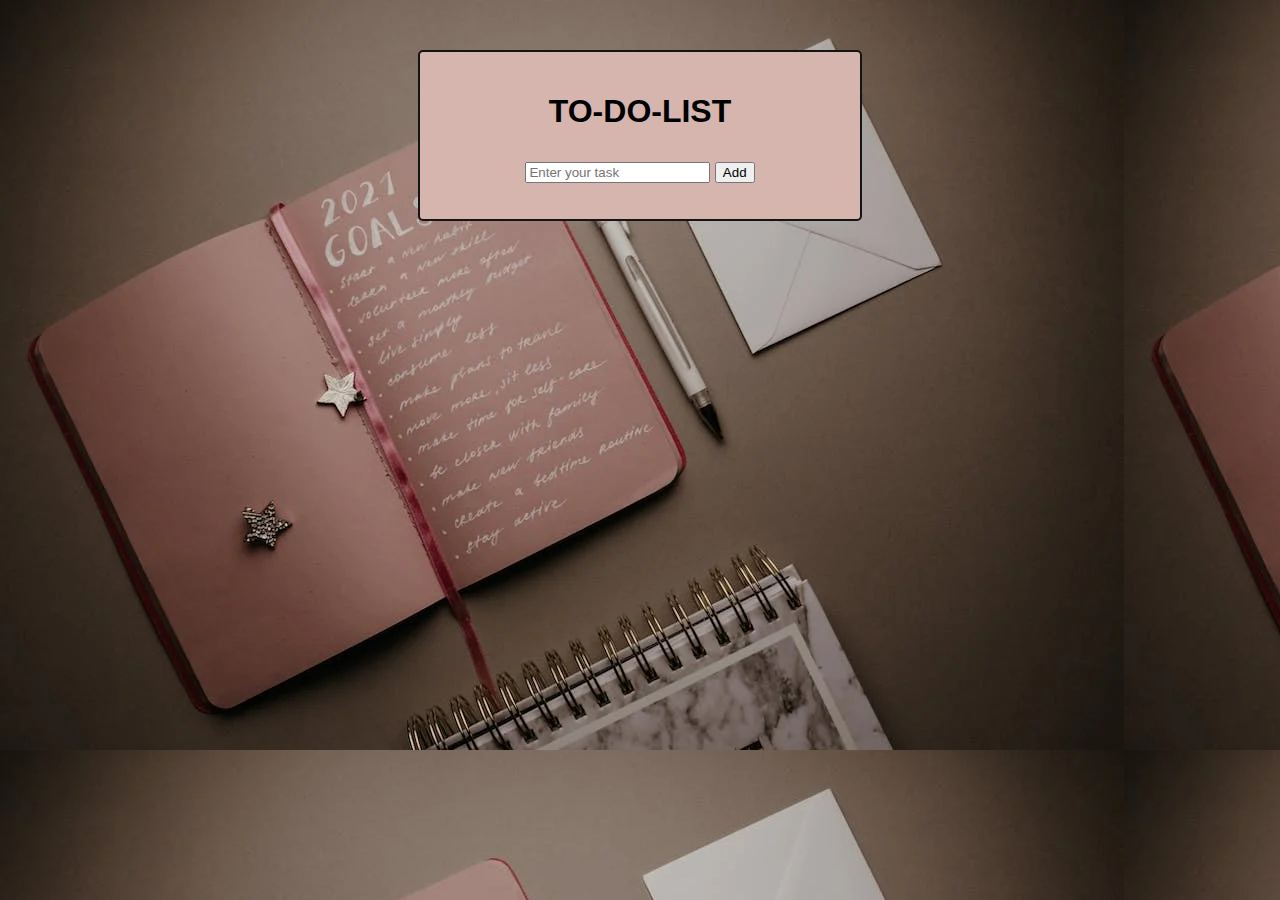
<file: js241/index.html>
<!DOCTYPE html>
<html>
<head>
  <title>To-Do List with Remove</title>
  <link rel="stylesheet" type="text/css" href="styles.css">
</head>
<body>
  <div class="js241">
    <h1>TO-DO-LIST</h1>
    <input type="text" id="taskInput" placeholder="Enter your task">
    <button onclick="addTask()">Add</button>
    <ul id="taskList">
    </ul>
  </div>
  <script src="tdlist.js"></script>
</body>
</html>
</file>
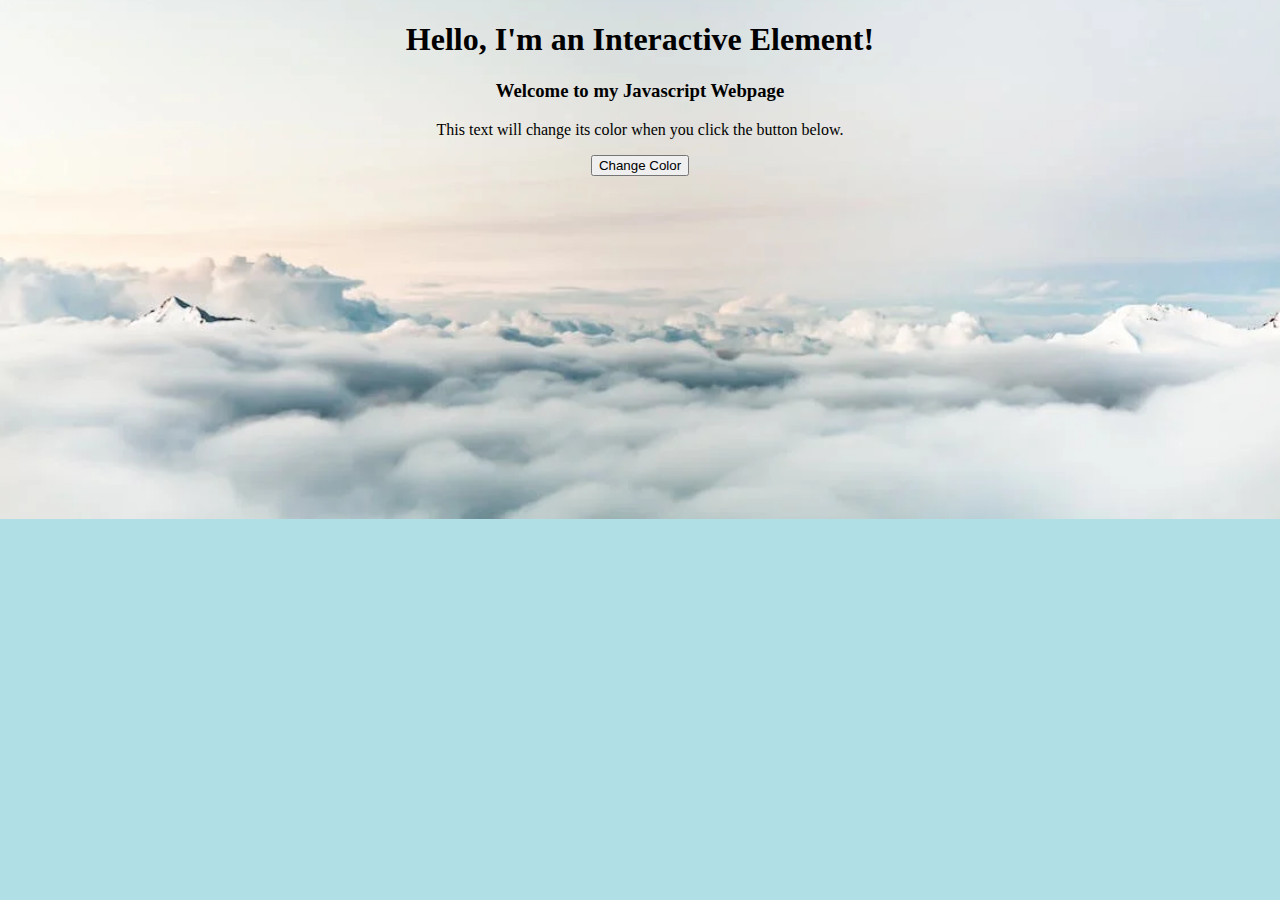
<file: js241/index2.html>
<!DOCTYPE html>
<html>
<head>
  <title>Interactive Elements with JavaScript</title>
  <link rel="stylesheet" type="text/css" href="style.css">
</head>
<body style="background-color: powderblue; text-align: center;">
  <h1>Hello, I'm an Interactive Element!</h1>
  <h3>Welcome to my Javascript Webpage</h3>
  <p>This text will change its color when you click the button below.</p>
  <button id="colorChangerButton">Change Color</button>
  <script src="interactive241.js"></script>
</body>
</html>
</file>
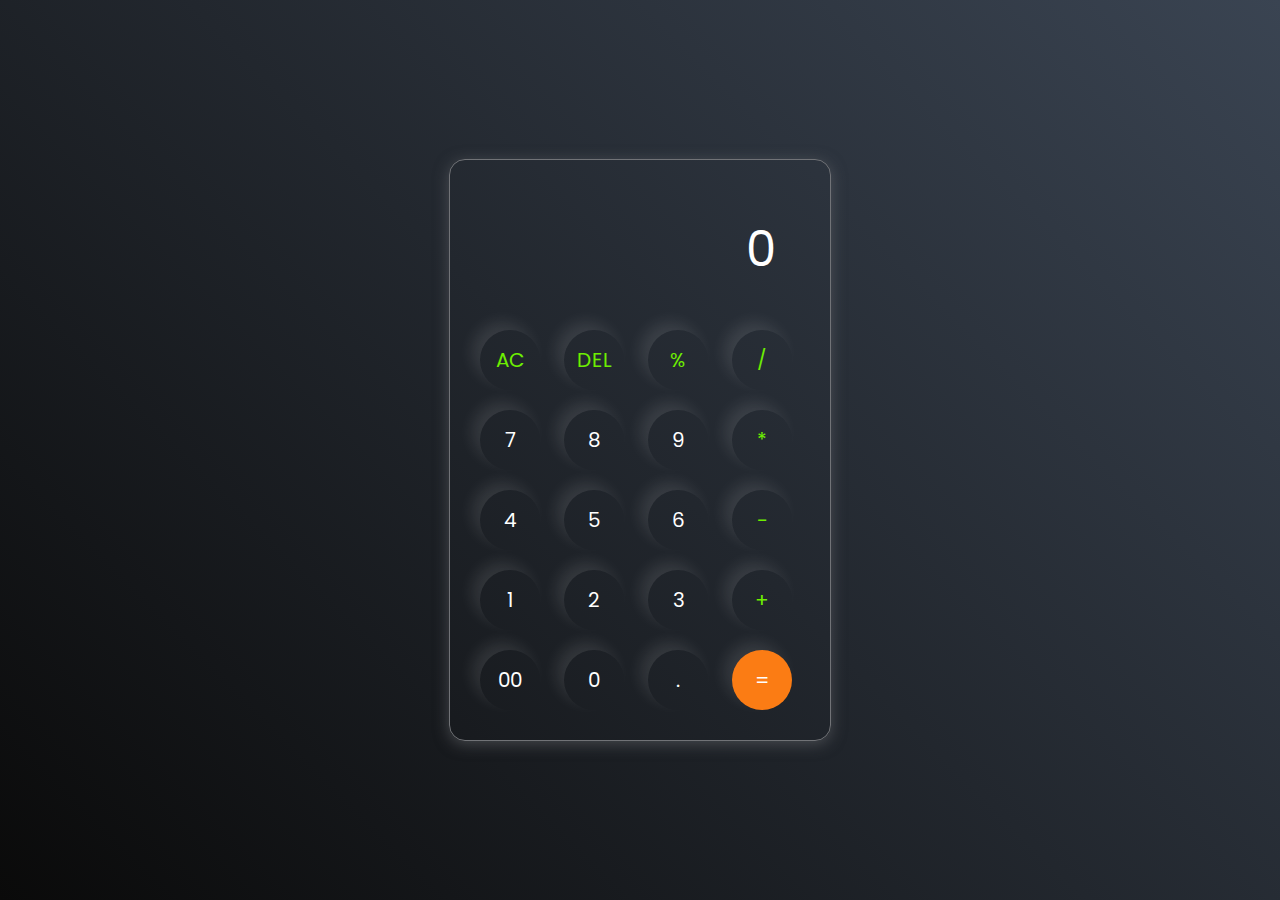
<file: js241/index3.html>
<!DOCTYPE html>
<html lang="en">
<head>
    <meta charset="UTF-8">
    <meta name="viewport" content="width=device-width, initial-scale=1.0">
    <link rel="stylesheet" href="style2.css">
    <title>Calculator</title>
</head>
<body>
    <div class="calculator">
       <input type="text" placeholder="0" id="inputBox"> 
       <div>
        <button class="operator">AC</button>
        <button class="operator">DEL</button>
        <button class="operator">%</button>
        <button class="operator">/</button>
       </div>
       <div>
        <button>7</button>
        <button>8</button>
        <button>9</button>
        <button class="operator">*</button>
       </div>
       <div>
        <button>4</button>
        <button>5</button>
        <button>6</button>
        <button class="operator">-</button>
      </div>
      <div>
      <button>1</button>
      <button>2</button>
      <button>3</button>
      <button class="operator">+</button>
      </div>
      <div>
     <button>00</button>
     <button>0</button>
     <button>.</button>
     <button class="equalBtn">=</button>
</div>
    </div>
    <script src="script.js"></script>
</body>
</html>
</file>
<file: js241/styles.css>
body {
    font-family: Arial, sans-serif;
    background-image: url("todolist2.webp");
  }
  .js241{
    max-width: 400px;
    margin: 50px auto;
    padding: 20px;
    border: 2px solid #141414;
    border-radius: 5px;
    background-color: rgb(214, 181, 175);
    text-align: center;
  }
  ul {
    list-style-type: none;
    padding: 0;
  }
  li {
    margin: 5px 0;
  }
  button {
  margin-top: 10px;
  }
</file>
<file: js241/style.css>
body{
    background-image: url("iactive2.webp");
    background-repeat: no-repeat;
    background-position: center;
    background-size: cover;
}
</file>
<file: js241/style2.css>
@import url('https://fonts.googleapis.com/css2?family=Poppins:wght@500&display=swap');
*{
    margin: 0;
    padding: 0;
    box-sizing: border-box;
    font-family: 'Poppins', sans-serif;
}
body{
    width: 100%;
    height: 100vh;
    display: flex;
    justify-content: center;
    align-items: center;
    background: linear-gradient(45deg,#0a0a0a,#3a4452);
}
.calculator{
    border: 1px solid #717377;
    padding: 20px;
    border-radius: 16px;
    background: transparent;
    box-shadow: 0px 3px 15px rgba(113,115,119,0.5);
}
input{
    width: 320px;
    border: none;
    padding: 24px;
    margin: 10px;
    background: transparent;
    box-shadow: 0px 3px 15px rgbs(84,84,84,0.1);   
    font-size: 48px;
    text-align: right;
    cursor: pointer;
    color: #ffffff;
}
input::placeholder{
    color:#ffffff;
}
button{
    border:none;
    width: 60px;
    height: 60px;
    margin: 10px;
    border-radius: 50%;
    background: transparent;
    color: #ffffff;
    font-size: 20px;
    box-shadow: -8px -8px 15px rgba(255,255, 255, 0.1);
    cursor: pointer;

}
.equalBtn{
    background-color: #fb7c14;
}
.operator{
    color: #6dee01;
}
</file>
